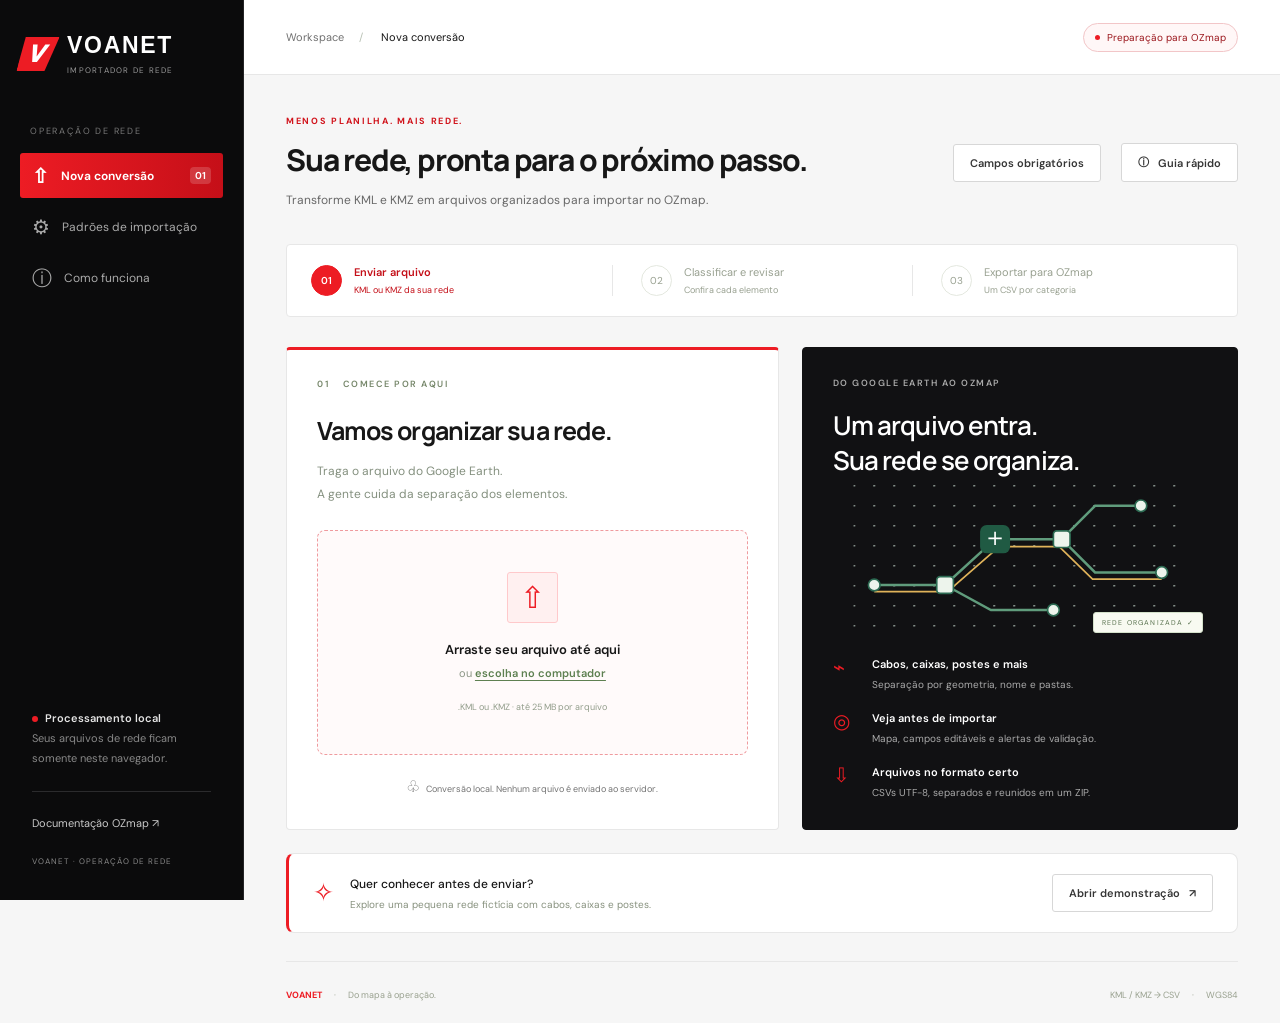
<file: index.html>
<!doctype html>
<html lang="pt-BR">
  <head>
    <meta charset="utf-8" />
    <meta name="viewport" content="width=device-width, initial-scale=1" />
    <meta name="theme-color" content="#ed1c24" />
    <title>VOANET Importador — Rede para OZmap</title>
    <meta
      name="description"
      content="Converta arquivos KML e KMZ em CSVs separados por categoria para o OZmap. Classifique, revise no mapa e exporte pelo navegador."
    />
    <link rel="stylesheet" href="vendor/leaflet.css" />
    <link rel="stylesheet" href="style.css?v=4" />
    <script defer src="vendor/jszip.min.js"></script>
    <script defer src="vendor/leaflet.js"></script>
    <script defer src="core.js?v=3"></script>
    <script defer src="maps.js?v=3"></script>
    <script defer src="app.js?v=3"></script>
  </head>
  <body>
    <aside class="sidebar">
      <a class="brand" href="./" aria-label="VOANET Importador"
        ><span class="brand-mark" aria-hidden="true">V</span
        ><span class="brand-word"
          >VOANET<small>IMPORTADOR DE REDE</small></span
        ></a
      >
      <div class="workspace">OPERAÇÃO DE REDE</div>
      <button class="nav active" id="navImport">
        <span>⇧</span> Nova conversão <i>01</i></button
      ><button class="nav" id="navSettings">
        <span>⚙</span> Padrões de importação</button
      ><button class="nav" id="navHelp"><span>ⓘ</span> Como funciona</button>
      <div class="side-bottom">
        <div class="local-dot">Processamento local</div>
        <p>Seus arquivos de rede ficam<br />somente neste navegador.</p>
        <div class="sidebar-line"></div>
        <a
          href="https://ajuda.ozmap.com.br/pt-BR/support/solutions/articles/44001524646-tratamento-de-planilhas"
          target="_blank"
          rel="noopener"
          >Documentação OZmap ↗</a
        ><small>VOANET · OPERAÇÃO DE REDE</small>
      </div>
    </aside>
    <div class="shell">
      <header class="topbar">
        <div>
          <span class="muted">Workspace</span><span class="slash">/</span> Nova
          conversão
        </div>
        <span class="top-tag"><span></span> Preparação para OZmap</span>
      </header>
      <main>
        <div class="page-heading">
          <div>
            <div class="eyebrow">MENOS PLANILHA. MAIS REDE.</div>
            <h1>Sua rede, pronta para o próximo passo.</h1>
            <p>
              Transforme KML e KMZ em arquivos organizados para importar no
              OZmap.
            </p>
          </div>
          <button class="button secondary" id="rulesBtn">
            Campos obrigatórios</button
          ><button class="button secondary" id="helpBtn">
            ⓘ <span>Guia rápido</span>
          </button>
        </div>
        <ol class="steps">
          <li class="current" id="step1">
            <span>01</span>
            <div>Enviar arquivo<small>KML ou KMZ da sua rede</small></div>
          </li>
          <li id="step2">
            <span>02</span>
            <div>Classificar e revisar<small>Confira cada elemento</small></div>
          </li>
          <li id="step3">
            <span>03</span>
            <div>Exportar para OZmap<small>Um CSV por categoria</small></div>
          </li>
        </ol>
        <section id="uploadView" class="upload-layout">
          <div class="upload-card">
            <div class="section-label">01 <span>COMECE POR AQUI</span></div>
            <h2>Vamos organizar sua rede.</h2>
            <p>
              Traga o arquivo do Google Earth.<br />A gente cuida da separação
              dos elementos.
            </p>
            <label class="dropzone" id="dropzone" for="fileInput" tabindex="0"
              ><span class="upload-symbol">⇧</span
              ><strong>Arraste seu arquivo até aqui</strong
              ><span>ou <b>escolha no computador</b></span
              ><small>.KML ou .KMZ · até 25 MB por arquivo</small
              ><input
                id="fileInput"
                type="file"
                accept=".kml,.kmz"
                multiple
                hidden
            /></label>
            <div class="upload-foot">
              <span>♧</span> Conversão local. Nenhum arquivo é enviado ao
              servidor.
            </div>
          </div>
          <div class="explain-card">
            <div class="section-label">DO GOOGLE EARTH AO OZMAP</div>
            <h2>Um arquivo entra.<br />Sua rede se organiza.</h2>
            <div class="network-art" aria-hidden="true">
              <svg viewBox="0 0 400 180">
                <defs>
                  <pattern
                    id="grid"
                    width="24"
                    height="24"
                    patternUnits="userSpaceOnUse"
                  >
                    <circle cx="1" cy="1" r="1" fill="#c8d9ce" />
                  </pattern>
                </defs>
                <rect width="400" height="180" fill="url(#grid)" />
                <path
                  d="M25 120H110L170 65H250L290 105H370 M110 120L165 150H240 M250 65L290 25H345"
                  fill="none"
                  stroke="#609c7c"
                  stroke-width="3"
                />
                <path
                  d="M25 128H113L175 74H247L287 113H370"
                  fill="none"
                  stroke="#e0b35a"
                  stroke-width="2"
                />
                <g fill="#edf4ec" stroke="#2c6a52" stroke-width="2">
                  <circle cx="25" cy="120" r="7" />
                  <circle cx="370" cy="105" r="7" />
                  <circle cx="240" cy="150" r="7" />
                  <circle cx="345" cy="25" r="7" />
                  <rect x="100" y="110" width="20" height="20" rx="4" />
                  <rect x="240" y="55" width="20" height="20" rx="4" />
                </g>
                <rect
                  x="152"
                  y="48"
                  width="36"
                  height="34"
                  rx="8"
                  fill="#205a43"
                />
                <path
                  d="M162 64h16m-8-8v16"
                  stroke="white"
                  stroke-width="2"
                /></svg
              ><span class="art-tag">REDE ORGANIZADA ✓</span>
            </div>
            <div class="feature">
              <span class="feature-icon">⌁</span>
              <div>
                <strong>Cabos, caixas, postes e mais</strong>
                <p>Separação por geometria, nome e pastas.</p>
              </div>
            </div>
            <div class="feature">
              <span class="feature-icon">◎</span>
              <div>
                <strong>Veja antes de importar</strong>
                <p>Mapa, campos editáveis e alertas de validação.</p>
              </div>
            </div>
            <div class="feature">
              <span class="feature-icon">⇩</span>
              <div>
                <strong>Arquivos no formato certo</strong>
                <p>CSVs UTF-8, separados e reunidos em um ZIP.</p>
              </div>
            </div>
          </div>
          <div class="demo-strip">
            <span class="demo-icon">✧</span>
            <div>
              <strong>Quer conhecer antes de enviar?</strong>
              <p>
                Explore uma pequena rede fictícia com cabos, caixas e postes.
              </p>
            </div>
            <button class="button secondary" id="demoBtn">
              Abrir demonstração <span>↗</span>
            </button>
          </div>
        </section>
        <section id="reviewView" hidden>
          <div class="review-toolbar">
            <div>
              <span class="eyebrow">PROJETO EM REVISÃO</span>
              <h2 id="projectName">Sua rede</h2>
              <p id="fileSummary"></p>
            </div>
            <div class="toolbar-actions">
              <button class="button secondary" id="addBtn">
                + Adicionar arquivo</button
              ><button class="button secondary" id="newBtn">
                Nova conversão</button
              ><button class="button primary" id="exportBtn">
                ⇩ Exportar arquivos
              </button>
            </div>
          </div>
          <div id="stats" class="stats"></div>
          <div class="review-grid">
            <section class="map-panel">
              <div class="panel-head map-heading">
                <h3>Visão da rede</h3>
                <div class="map-actions">
                  <label class="map-provider-label"
                    >Fundo
                    <select id="mapProvider" aria-label="Mapa de fundo">
                      <option value="streets">Ruas · OpenStreetMap</option>
                      <option value="satellite">Satélite · Esri</option>
                      <option value="google">Google Maps</option>
                    </select></label
                  ><button class="text-button" id="fitBtn">◎ Enquadrar</button
                  ><button
                    class="text-button"
                    id="mapSettingsBtn"
                    aria-label="Configurar Google Maps"
                  >
                    ⚙
                  </button>
                </div>
              </div>
              <div class="map-stage">
                <div id="map"></div>
                <div id="googleMap" hidden></div>
              </div>
              <div class="map-note">
                <span>O traçado mostra o cabo do arquivo.</span>
                <div>
                  <a
                    id="googleMapsLink"
                    href="https://www.google.com/maps/"
                    target="_blank"
                    rel="noopener noreferrer"
                    >Abrir no Google Maps ↗</a
                  ><a
                    id="googleEarthLink"
                    href="https://earth.google.com/web/"
                    target="_blank"
                    rel="noopener noreferrer"
                    >Google Earth ↗</a
                  ><button class="text-button" id="earthKmlBtn">
                    ⇩ KML da rede
                  </button>
                </div>
              </div>
              <div class="map-footer">
                <span><i class="dot cable"></i>Cabos</span
                ><span><i class="dot box"></i>Caixas</span
                ><span><i class="dot pole"></i>Postes</span
                ><span><i class="dot other"></i>Outros</span
                ><span id="mapStatus"></span>
              </div>
            </section>
            <section class="readiness-panel">
              <div class="section-label">CHECAGEM DA REDE</div>
              <div id="readyCount" class="ready-count">0<span> / 0</span></div>
              <h3>elementos prontos para exportar</h3>
              <div class="progress-track"><div id="readyBar"></div></div>
              <p id="readyText"></p>
              <button class="button secondary full" id="pendingBtn">
                Ver pendências <span>→</span>
              </button>
              <div class="tip">
                <strong>Antes de exportar</strong>
                <p>
                  Os tipos e níveis precisam existir no seu OZmap. Confirme os
                  nomes em
                  <button id="settingsInline">Padrões de importação ↗</button>.
                </p>
              </div>
            </section>
          </div>
          <section class="table-panel">
            <div class="table-toolbar">
              <div>
                <h3>Elementos da rede <span id="tableCount"></span></h3>
                <p>Selecione uma linha para conferir e editar os dados.</p>
              </div>
              <div class="search-wrap">
                <span>⌕</span
                ><input
                  id="search"
                  placeholder="Buscar nome ou pasta…"
                  aria-label="Buscar elementos"
                />
              </div>
            </div>
            <div class="filter-row">
              <div id="categoryTabs" class="category-tabs"></div>
              <label class="check-filter"
                ><input id="onlyPending" type="checkbox" /> Só pendências</label
              >
            </div>
            <div class="bulk-bar">
              <label
                >Pasta
                <select id="folderFilter">
                  <option value="">Todas as pastas</option>
                </select></label
              ><span id="bulkCount"></span
              ><label
                >Classificar seleção como
                <select id="bulkCategory"></select></label
              ><button class="button small secondary" id="bulkBtn">
                Aplicar
              </button>
              ><span class="bulk-divider" aria-hidden="true"></span
              ><button class="button small danger" id="excludeSelectedBtn">
                ⊘ Excluir da exportação
              </button>
              ><button class="button small secondary" id="restoreSelectedBtn">
                ↶ Restaurar seleção
              </button>
            </div>
            <div class="table-scroll">
              <table>
                <thead>
                  <tr>
                    <th>
                      <input
                        id="selectAll"
                        type="checkbox"
                        aria-label="Selecionar elementos visíveis"
                      />
                    </th>
                    <th>ELEMENTO</th>
                    <th>CATEGORIA</th>
                    <th>ORIGEM / PASTA</th>
                    <th>TIPO · NÍVEL</th>
                    <th>VALIDAÇÃO</th>
                    <th></th>
                  </tr>
                </thead>
                <tbody id="rows"></tbody>
              </table>
            </div>
            <div class="pagination">
              <span id="pageInfo"></span>
              <div>
                <button id="prevPage" class="button small secondary">
                  ← Anterior</button
                ><button id="nextPage" class="button small secondary">
                  Próxima →
                </button>
              </div>
            </div>
          </section>
          <div id="importWarnings" class="import-warnings"></div>
        </section>
        <footer>
          <span><strong>VOANET</strong> <b>·</b> Do mapa à operação.</span
          ><span>KML / KMZ → CSV <b>·</b> WGS84</span>
        </footer>
      </main>
    </div>
    <div id="toast" role="status" aria-live="polite"></div>
    <dialog id="settingsDialog">
      <div class="dialog-heading">
        <div>
          <div class="eyebrow">CONFIGURAÇÕES</div>
          <h2>Padrões de importação</h2>
        </div>
        <button class="close" data-close aria-label="Fechar">×</button>
      </div>
      <p>
        Use os nomes exatos cadastrados no seu OZmap. Estes valores preenchem
        apenas campos vazios; dados já informados são preservados.
      </p>
      <div class="settings-grid">
        <label
          >Tipo de cabo <em>obrigatório para cabos</em
          ><input id="settingCableType" placeholder="Ex.: Cabo 1L12F" /></label
        ><label
          >Nível de cabo <em>obrigatório para cabos</em
          ><input id="settingCableLevel" placeholder="Ex.: SECUNDÁRIO" /></label
        ><label
          >Tipo de duto<input
            id="settingDuctType"
            placeholder="Nome cadastrado no OZmap" /></label
        ><label
          >Nível de caixa<input
            id="settingBoxLevel"
            placeholder="Vazio = padrão do OZmap (CTO)"
        /></label>
      </div>
      <label class="check-filter"
        ><input id="settingReviewed" type="checkbox" /> Conferi estes tipos e
        níveis no meu OZmap</label
      >
      <div class="notice">
        Não existe conexão com sua conta OZmap. A aplicação valida o
        preenchimento, mas não verifica os cadastros do seu sistema.
      </div>
      <div class="dialog-actions">
        <button class="button secondary" id="settingsRulesBtn">
          Ver regras do OZmap</button
        ><button class="button primary" id="saveSettings">
          Salvar padrões
        </button>
      </div>
    </dialog>
    <dialog id="helpDialog">
      <div class="dialog-heading">
        <div>
          <div class="eyebrow">GUIA RÁPIDO</div>
          <h2>Da rede ao CSV, em três passos.</h2>
        </div>
        <button class="close" data-close aria-label="Fechar">×</button>
      </div>
      <div class="help-step">
        <b>01</b>
        <div>
          <h3>Envie KML ou KMZ</h3>
          <p>
            Leia pontos, linhas e polígonos, inclusive em subpastas e múltiplos
            KMLs dentro do KMZ. Fotos e anexos internos não são convertidos em
            posts.
          </p>
        </div>
      </div>
      <div class="help-step">
        <b>02</b>
        <div>
          <h3>Confira a classificação</h3>
          <p>
            Nomes, pastas e atributos ajudam a reconhecer categorias. Linhas sem
            indicação são sugestões de cabo; pontos sem identificação e
            polígonos precisam de conferência. Geometrias não suportadas são
            registradas no relatório.
          </p>
        </div>
      </div>
      <div class="help-step">
        <b>03</b>
        <div>
          <h3>Baixe e importe no OZmap</h3>
          <p>
            O ZIP contém um CSV por categoria, um relatório completo e
            instruções. Importe primeiro postes, depois caixas/POPs/caixas de
            passagem, depois cabos/dutos, clientes e reservas técnicas. Itens
            com pendências ficam apenas no relatório.
          </p>
        </div>
      </div>
      <div class="notice">
        KML não costuma conter tipo de cabo, nível, portas ou conexões ópticas.
        Revise os dados do seu projeto. Esta ferramenta prepara arquivos; a
        importação é feita por você no OZmap.
      </div>
      <a
        class="doc-link"
        href="https://ajuda.ozmap.com.br/pt-BR/support/solutions/articles/44001524646-tratamento-de-planilhas"
        target="_blank"
        rel="noopener"
        >Consultar padrões oficiais do OZmap ↗</a
      >
    </dialog>
    <dialog id="exportDialog">
      <div class="dialog-heading">
        <div>
          <div class="eyebrow">03 · EXPORTAR</div>
          <h2>Seu pacote de importação.</h2>
        </div>
        <button class="close" data-close aria-label="Fechar">×</button>
      </div>
      <div id="exportSummary"></div>
      <div class="notice">
        Os CSVs seguem os cabeçalhos dos modelos OZmap. Revise os cadastros do
        seu sistema e teste a importação em um projeto de teste.
      </div>
      <div class="dialog-actions">
        <button class="button secondary" id="reportBtn">
          Baixar relatório completo</button
        ><button class="button primary" id="downloadBtn">
          ⇩ Baixar pacote ZIP
        </button>
      </div>
    </dialog>
    <dialog id="editorDialog">
      <div class="dialog-heading">
        <div>
          <div class="eyebrow">REVISAR ELEMENTO</div>
          <h2 id="editorTitle">Elemento</h2>
        </div>
        <button class="close" data-close aria-label="Fechar">×</button>
      </div>
      <form id="editorForm">
        <div class="settings-grid">
          <label
            >Nome <span class="field-rule" id="nameRule"></span
            ><input id="editName" /></label
          ><label>Categoria<select id="editCategory"></select></label
          ><label
            >Tipo <span class="field-rule" id="typeRule"></span
            ><input
              id="editType"
              placeholder="Nome cadastrado no OZmap" /></label
          ><label
            >Nível <span class="field-rule" id="levelRule"></span
            ><input
              id="editLevel"
              placeholder="Nome cadastrado no OZmap" /></label
          ><label
            >Template de caixa <span class="field-rule">Opcional</span
            ><input id="editTemplate" /></label
          ><label
            >Status de implantação <span class="field-rule">Opcional</span
            ><input id="editStatus" placeholder="Opcional: padrão do OZmap"
          /></label>
        </div>
        <div class="settings-grid" id="pointFields">
          <label
            >Latitude <span class="field-rule" id="latRule"></span
            ><input
              id="editLat"
              type="number"
              step="any"
              min="-90"
              max="90" /></label
          ><label
            >Longitude <span class="field-rule" id="lonRule"></span
            ><input id="editLon" type="number" step="any" min="-180" max="180"
          /></label>
        </div>
        <div class="settings-grid" id="clientFields" hidden>
          <label
            >Código
            <span class="field-rule"
              >Nome ou código obrigatório para clientes</span
            ><input id="editCode" /></label
          ><label
            >Caixa
            <span class="field-rule">Opcional quando há outra localização</span
            ><input id="editBox" /></label
          ><label
            >Poste
            <span class="field-rule">Opcional quando há outra localização</span
            ><input id="editPole" /></label
          ><label
            >Endereço
            <span class="field-rule"
              >Sem coordenadas: geocodificar no OZmap</span
            ><input id="editAddress"
          /></label>
        </div>
        <div class="settings-grid" id="reserveFields" hidden>
          <label
            >Reserva técnica (metros)
            <span class="field-rule required-field">Obrigatório · reserve</span
            ><input
              id="editReserve"
              type="number"
              min="0.01"
              step="any"
              placeholder="Informe a metragem real" /></label
          ><label
            >Nome do cabo da reserva (opcional)<input
              id="editCable"
              placeholder="Nome exato do cabo no OZmap"
          /></label>
        </div>
        <label
          >Observações<textarea id="editComments" rows="3"></textarea>
        </label>
        <div class="check-line">
          <label class="check-filter"
            ><input id="editConfirmed" type="checkbox" /> Conferi a
            classificação deste elemento</label
          ><label class="check-filter"
            ><input id="editExcluded" type="checkbox" /> Excluir da
            exportação</label
          >
        </div>
        <div id="editorRules" class="notice"></div>
        <button class="text-button" type="button" id="editorRulesBtn">
          Ver campos desta categoria ↗
        </button>
        <div id="editIssues" class="notice"></div>
        <div id="editAdvice" class="notice recommendation" hidden></div>
        <p id="editSource" class="muted"></p>
        <div class="dialog-actions">
          <button class="button primary" type="submit">Salvar elemento</button>
        </div>
      </form>
    </dialog>
    <dialog id="mapSettingsDialog">
      <div class="dialog-heading">
        <div>
          <div class="eyebrow">MAPA DE FUNDO</div>
          <h2>Google Maps na aplicação</h2>
        </div>
        <button class="close" data-close aria-label="Fechar">×</button>
      </div>
      <p>
        Veja cabos, caixas e reservas sobre ruas ou imagens de satélite do
        Google. Para ativar, use sua chave da
        <strong>Maps JavaScript API</strong> com faturamento ativo.
      </p>
      <label
        >Chave da API do Google Maps<input
          id="googleApiKey"
          type="password"
          autocomplete="off"
          spellcheck="false"
          placeholder="Cole sua chave aqui"
      /></label>
      <p class="key-help">
        A chave fica apenas nesta aba, em sessionStorage. Ela é enviada ao
        Google para carregar o mapa e não é gravada no repositório.
      </p>
      <div class="notice">
        No Google Cloud, ative a Maps JavaScript API e restrinja a chave a essa
        API e ao site <code>https://mateuscdev.github.io/*</code>. O Google pode
        cobrar pelo uso conforme seu plano.
      </div>
      <p>
        <a
          href="https://developers.google.com/maps/documentation/javascript/get-api-key?hl=pt-br"
          target="_blank"
          rel="noopener noreferrer"
          >Como criar e restringir a chave ↗</a
        >
      </p>
      <div class="earth-help">
        <strong>Quer usar o Google Earth?</strong>
        <p>
          Use “KML da rede” e importe o arquivo no Google Earth. O botão “Google
          Earth” abre a região em outra aba, sem enviar o KML automaticamente.
        </p>
      </div>
      <div class="dialog-actions">
        <button class="button secondary" id="removeGoogleKey">
          Remover chave</button
        ><button class="button primary" id="saveGoogleKey">
          Ativar Google Maps
        </button>
      </div>
    </dialog>
    <dialog id="rulesDialog">
      <div class="dialog-heading">
        <div>
          <div class="eyebrow">PADRÕES DE IMPORTAÇÃO OZMAP</div>
          <h2>Obrigatório ou opcional?</h2>
        </div>
        <button class="close" data-close aria-label="Fechar">×</button>
      </div>
      <label>Categoria<select id="rulesCategory"></select></label>
      <div id="rulesContent"></div>
      <div class="notice">
        Além das regras do OZmap, a aplicação confere classificação, geometria e
        padrões informados. Recomendações não impedem a exportação. Os cadastros
        do seu sistema não são consultados.
      </div>
      <a
        class="doc-link"
        href="https://ajuda.ozmap.com.br/pt-BR/support/solutions/articles/44001524646-tratamento-de-planilhas"
        target="_blank"
        rel="noopener noreferrer"
        >Conferir documentação oficial do OZmap ↗</a
      >
    </dialog>
  </body>
</html>
</file>
<file: vendor/leaflet.css>
/* required styles */

.leaflet-pane,
.leaflet-tile,
.leaflet-marker-icon,
.leaflet-marker-shadow,
.leaflet-tile-container,
.leaflet-pane > svg,
.leaflet-pane > canvas,
.leaflet-zoom-box,
.leaflet-image-layer,
.leaflet-layer {
	position: absolute;
	left: 0;
	top: 0;
	}
.leaflet-container {
	overflow: hidden;
	}
.leaflet-tile,
.leaflet-marker-icon,
.leaflet-marker-shadow {
	-webkit-user-select: none;
	   -moz-user-select: none;
	        user-select: none;
	  -webkit-user-drag: none;
	}
/* Prevents IE11 from highlighting tiles in blue */
.leaflet-tile::selection {
	background: transparent;
}
/* Safari renders non-retina tile on retina better with this, but Chrome is worse */
.leaflet-safari .leaflet-tile {
	image-rendering: -webkit-optimize-contrast;
	}
/* hack that prevents hw layers "stretching" when loading new tiles */
.leaflet-safari .leaflet-tile-container {
	width: 1600px;
	height: 1600px;
	-webkit-transform-origin: 0 0;
	}
.leaflet-marker-icon,
.leaflet-marker-shadow {
	display: block;
	}
/* .leaflet-container svg: reset svg max-width decleration shipped in Joomla! (joomla.org) 3.x */
/* .leaflet-container img: map is broken in FF if you have max-width: 100% on tiles */
.leaflet-container .leaflet-overlay-pane svg {
	max-width: none !important;
	max-height: none !important;
	}
.leaflet-container .leaflet-marker-pane img,
.leaflet-container .leaflet-shadow-pane img,
.leaflet-container .leaflet-tile-pane img,
.leaflet-container img.leaflet-image-layer,
.leaflet-container .leaflet-tile {
	max-width: none !important;
	max-height: none !important;
	width: auto;
	padding: 0;
	}

.leaflet-container img.leaflet-tile {
	/* See: https://bugs.chromium.org/p/chromium/issues/detail?id=600120 */
	mix-blend-mode: plus-lighter;
}

.leaflet-container.leaflet-touch-zoom {
	-ms-touch-action: pan-x pan-y;
	touch-action: pan-x pan-y;
	}
.leaflet-container.leaflet-touch-drag {
	-ms-touch-action: pinch-zoom;
	/* Fallback for FF which doesn't support pinch-zoom */
	touch-action: none;
	touch-action: pinch-zoom;
}
.leaflet-container.leaflet-touch-drag.leaflet-touch-zoom {
	-ms-touch-action: none;
	touch-action: none;
}
.leaflet-container {
	-webkit-tap-highlight-color: transparent;
}
.leaflet-container a {
	-webkit-tap-highlight-color: rgba(51, 181, 229, 0.4);
}
.leaflet-tile {
	filter: inherit;
	visibility: hidden;
	}
.leaflet-tile-loaded {
	visibility: inherit;
	}
.leaflet-zoom-box {
	width: 0;
	height: 0;
	-moz-box-sizing: border-box;
	     box-sizing: border-box;
	z-index: 800;
	}
/* workaround for https://bugzilla.mozilla.org/show_bug.cgi?id=888319 */
.leaflet-overlay-pane svg {
	-moz-user-select: none;
	}

.leaflet-pane         { z-index: 400; }

.leaflet-tile-pane    { z-index: 200; }
.leaflet-overlay-pane { z-index: 400; }
.leaflet-shadow-pane  { z-index: 500; }
.leaflet-marker-pane  { z-index: 600; }
.leaflet-tooltip-pane   { z-index: 650; }
.leaflet-popup-pane   { z-index: 700; }

.leaflet-map-pane canvas { z-index: 100; }
.leaflet-map-pane svg    { z-index: 200; }

.leaflet-vml-shape {
	width: 1px;
	height: 1px;
	}
.lvml {
	behavior: url(#default#VML);
	display: inline-block;
	position: absolute;
	}


/* control positioning */

.leaflet-control {
	position: relative;
	z-index: 800;
	pointer-events: visiblePainted; /* IE 9-10 doesn't have auto */
	pointer-events: auto;
	}
.leaflet-top,
.leaflet-bottom {
	position: absolute;
	z-index: 1000;
	pointer-events: none;
	}
.leaflet-top {
	top: 0;
	}
.leaflet-right {
	right: 0;
	}
.leaflet-bottom {
	bottom: 0;
	}
.leaflet-left {
	left: 0;
	}
.leaflet-control {
	float: left;
	clear: both;
	}
.leaflet-right .leaflet-control {
	float: right;
	}
.leaflet-top .leaflet-control {
	margin-top: 10px;
	}
.leaflet-bottom .leaflet-control {
	margin-bottom: 10px;
	}
.leaflet-left .leaflet-control {
	margin-left: 10px;
	}
.leaflet-right .leaflet-control {
	margin-right: 10px;
	}


/* zoom and fade animations */

.leaflet-fade-anim .leaflet-popup {
	opacity: 0;
	-webkit-transition: opacity 0.2s linear;
	   -moz-transition: opacity 0.2s linear;
	        transition: opacity 0.2s linear;
	}
.leaflet-fade-anim .leaflet-map-pane .leaflet-popup {
	opacity: 1;
	}
.leaflet-zoom-animated {
	-webkit-transform-origin: 0 0;
	    -ms-transform-origin: 0 0;
	        transform-origin: 0 0;
	}
svg.leaflet-zoom-animated {
	will-change: transform;
}

.leaflet-zoom-anim .leaflet-zoom-animated {
	-webkit-transition: -webkit-transform 0.25s cubic-bezier(0,0,0.25,1);
	   -moz-transition:    -moz-transform 0.25s cubic-bezier(0,0,0.25,1);
	        transition:         transform 0.25s cubic-bezier(0,0,0.25,1);
	}
.leaflet-zoom-anim .leaflet-tile,
.leaflet-pan-anim .leaflet-tile {
	-webkit-transition: none;
	   -moz-transition: none;
	        transition: none;
	}

.leaflet-zoom-anim .leaflet-zoom-hide {
	visibility: hidden;
	}


/* cursors */

.leaflet-interactive {
	cursor: pointer;
	}
.leaflet-grab {
	cursor: -webkit-grab;
	cursor:    -moz-grab;
	cursor:         grab;
	}
.leaflet-crosshair,
.leaflet-crosshair .leaflet-interactive {
	cursor: crosshair;
	}
.leaflet-popup-pane,
.leaflet-control {
	cursor: auto;
	}
.leaflet-dragging .leaflet-grab,
.leaflet-dragging .leaflet-grab .leaflet-interactive,
.leaflet-dragging .leaflet-marker-draggable {
	cursor: move;
	cursor: -webkit-grabbing;
	cursor:    -moz-grabbing;
	cursor:         grabbing;
	}

/* marker & overlays interactivity */
.leaflet-marker-icon,
.leaflet-marker-shadow,
.leaflet-image-layer,
.leaflet-pane > svg path,
.leaflet-tile-container {
	pointer-events: none;
	}

.leaflet-marker-icon.leaflet-interactive,
.leaflet-image-layer.leaflet-interactive,
.leaflet-pane > svg path.leaflet-interactive,
svg.leaflet-image-layer.leaflet-interactive path {
	pointer-events: visiblePainted; /* IE 9-10 doesn't have auto */
	pointer-events: auto;
	}

/* visual tweaks */

.leaflet-container {
	background: #ddd;
	outline-offset: 1px;
	}
.leaflet-container a {
	color: #0078A8;
	}
.leaflet-zoom-box {
	border: 2px dotted #38f;
	background: rgba(255,255,255,0.5);
	}


/* general typography */
.leaflet-container {
	font-family: "Helvetica Neue", Arial, Helvetica, sans-serif;
	font-size: 12px;
	font-size: 0.75rem;
	line-height: 1.5;
	}


/* general toolbar styles */

.leaflet-bar {
	box-shadow: 0 1px 5px rgba(0,0,0,0.65);
	border-radius: 4px;
	}
.leaflet-bar a {
	background-color: #fff;
	border-bottom: 1px solid #ccc;
	width: 26px;
	height: 26px;
	line-height: 26px;
	display: block;
	text-align: center;
	text-decoration: none;
	color: black;
	}
.leaflet-bar a,
.leaflet-control-layers-toggle {
	background-position: 50% 50%;
	background-repeat: no-repeat;
	display: block;
	}
.leaflet-bar a:hover,
.leaflet-bar a:focus {
	background-color: #f4f4f4;
	}
.leaflet-bar a:first-child {
	border-top-left-radius: 4px;
	border-top-right-radius: 4px;
	}
.leaflet-bar a:last-child {
	border-bottom-left-radius: 4px;
	border-bottom-right-radius: 4px;
	border-bottom: none;
	}
.leaflet-bar a.leaflet-disabled {
	cursor: default;
	background-color: #f4f4f4;
	color: #bbb;
	}

.leaflet-touch .leaflet-bar a {
	width: 30px;
	height: 30px;
	line-height: 30px;
	}
.leaflet-touch .leaflet-bar a:first-child {
	border-top-left-radius: 2px;
	border-top-right-radius: 2px;
	}
.leaflet-touch .leaflet-bar a:last-child {
	border-bottom-left-radius: 2px;
	border-bottom-right-radius: 2px;
	}

/* zoom control */

.leaflet-control-zoom-in,
.leaflet-control-zoom-out {
	font: bold 18px 'Lucida Console', Monaco, monospace;
	text-indent: 1px;
	}

.leaflet-touch .leaflet-control-zoom-in, .leaflet-touch .leaflet-control-zoom-out  {
	font-size: 22px;
	}


/* layers control */

.leaflet-control-layers {
	box-shadow: 0 1px 5px rgba(0,0,0,0.4);
	background: #fff;
	border-radius: 5px;
	}
.leaflet-control-layers-toggle {
	background-image: url(images/layers.png);
	width: 36px;
	height: 36px;
	}
.leaflet-retina .leaflet-control-layers-toggle {
	background-image: url(images/layers-2x.png);
	background-size: 26px 26px;
	}
.leaflet-touch .leaflet-control-layers-toggle {
	width: 44px;
	height: 44px;
	}
.leaflet-control-layers .leaflet-control-layers-list,
.leaflet-control-layers-expanded .leaflet-control-layers-toggle {
	display: none;
	}
.leaflet-control-layers-expanded .leaflet-control-layers-list {
	display: block;
	position: relative;
	}
.leaflet-control-layers-expanded {
	padding: 6px 10px 6px 6px;
	color: #333;
	background: #fff;
	}
.leaflet-control-layers-scrollbar {
	overflow-y: scroll;
	overflow-x: hidden;
	padding-right: 5px;
	}
.leaflet-control-layers-selector {
	margin-top: 2px;
	position: relative;
	top: 1px;
	}
.leaflet-control-layers label {
	display: block;
	font-size: 13px;
	font-size: 1.08333em;
	}
.leaflet-control-layers-separator {
	height: 0;
	border-top: 1px solid #ddd;
	margin: 5px -10px 5px -6px;
	}

/* Default icon URLs */
.leaflet-default-icon-path { /* used only in path-guessing heuristic, see L.Icon.Default */
	background-image: url(images/marker-icon.png);
	}


/* attribution and scale controls */

.leaflet-container .leaflet-control-attribution {
	background: #fff;
	background: rgba(255, 255, 255, 0.8);
	margin: 0;
	}
.leaflet-control-attribution,
.leaflet-control-scale-line {
	padding: 0 5px;
	color: #333;
	line-height: 1.4;
	}
.leaflet-control-attribution a {
	text-decoration: none;
	}
.leaflet-control-attribution a:hover,
.leaflet-control-attribution a:focus {
	text-decoration: underline;
	}
.leaflet-attribution-flag {
	display: inline !important;
	vertical-align: baseline !important;
	width: 1em;
	height: 0.6669em;
	}
.leaflet-left .leaflet-control-scale {
	margin-left: 5px;
	}
.leaflet-bottom .leaflet-control-scale {
	margin-bottom: 5px;
	}
.leaflet-control-scale-line {
	border: 2px solid #777;
	border-top: none;
	line-height: 1.1;
	padding: 2px 5px 1px;
	white-space: nowrap;
	-moz-box-sizing: border-box;
	     box-sizing: border-box;
	background: rgba(255, 255, 255, 0.8);
	text-shadow: 1px 1px #fff;
	}
.leaflet-control-scale-line:not(:first-child) {
	border-top: 2px solid #777;
	border-bottom: none;
	margin-top: -2px;
	}
.leaflet-control-scale-line:not(:first-child):not(:last-child) {
	border-bottom: 2px solid #777;
	}

.leaflet-touch .leaflet-control-attribution,
.leaflet-touch .leaflet-control-layers,
.leaflet-touch .leaflet-bar {
	box-shadow: none;
	}
.leaflet-touch .leaflet-control-layers,
.leaflet-touch .leaflet-bar {
	border: 2px solid rgba(0,0,0,0.2);
	background-clip: padding-box;
	}


/* popup */

.leaflet-popup {
	position: absolute;
	text-align: center;
	margin-bottom: 20px;
	}
.leaflet-popup-content-wrapper {
	padding: 1px;
	text-align: left;
	border-radius: 12px;
	}
.leaflet-popup-content {
	margin: 13px 24px 13px 20px;
	line-height: 1.3;
	font-size: 13px;
	font-size: 1.08333em;
	min-height: 1px;
	}
.leaflet-popup-content p {
	margin: 17px 0;
	margin: 1.3em 0;
	}
.leaflet-popup-tip-container {
	width: 40px;
	height: 20px;
	position: absolute;
	left: 50%;
	margin-top: -1px;
	margin-left: -20px;
	overflow: hidden;
	pointer-events: none;
	}
.leaflet-popup-tip {
	width: 17px;
	height: 17px;
	padding: 1px;

	margin: -10px auto 0;
	pointer-events: auto;

	-webkit-transform: rotate(45deg);
	   -moz-transform: rotate(45deg);
	    -ms-transform: rotate(45deg);
	        transform: rotate(45deg);
	}
.leaflet-popup-content-wrapper,
.leaflet-popup-tip {
	background: white;
	color: #333;
	box-shadow: 0 3px 14px rgba(0,0,0,0.4);
	}
.leaflet-container a.leaflet-popup-close-button {
	position: absolute;
	top: 0;
	right: 0;
	border: none;
	text-align: center;
	width: 24px;
	height: 24px;
	font: 16px/24px Tahoma, Verdana, sans-serif;
	color: #757575;
	text-decoration: none;
	background: transparent;
	}
.leaflet-container a.leaflet-popup-close-button:hover,
.leaflet-container a.leaflet-popup-close-button:focus {
	color: #585858;
	}
.leaflet-popup-scrolled {
	overflow: auto;
	}

.leaflet-oldie .leaflet-popup-content-wrapper {
	-ms-zoom: 1;
	}
.leaflet-oldie .leaflet-popup-tip {
	width: 24px;
	margin: 0 auto;

	-ms-filter: "progid:DXImageTransform.Microsoft.Matrix(M11=0.70710678, M12=0.70710678, M21=-0.70710678, M22=0.70710678)";
	filter: progid:DXImageTransform.Microsoft.Matrix(M11=0.70710678, M12=0.70710678, M21=-0.70710678, M22=0.70710678);
	}

.leaflet-oldie .leaflet-control-zoom,
.leaflet-oldie .leaflet-control-layers,
.leaflet-oldie .leaflet-popup-content-wrapper,
.leaflet-oldie .leaflet-popup-tip {
	border: 1px solid #999;
	}


/* div icon */

.leaflet-div-icon {
	background: #fff;
	border: 1px solid #666;
	}


/* Tooltip */
/* Base styles for the element that has a tooltip */
.leaflet-tooltip {
	position: absolute;
	padding: 6px;
	background-color: #fff;
	border: 1px solid #fff;
	border-radius: 3px;
	color: #222;
	white-space: nowrap;
	-webkit-user-select: none;
	-moz-user-select: none;
	-ms-user-select: none;
	user-select: none;
	pointer-events: none;
	box-shadow: 0 1px 3px rgba(0,0,0,0.4);
	}
.leaflet-tooltip.leaflet-interactive {
	cursor: pointer;
	pointer-events: auto;
	}
.leaflet-tooltip-top:before,
.leaflet-tooltip-bottom:before,
.leaflet-tooltip-left:before,
.leaflet-tooltip-right:before {
	position: absolute;
	pointer-events: none;
	border: 6px solid transparent;
	background: transparent;
	content: "";
	}

/* Directions */

.leaflet-tooltip-bottom {
	margin-top: 6px;
}
.leaflet-tooltip-top {
	margin-top: -6px;
}
.leaflet-tooltip-bottom:before,
.leaflet-tooltip-top:before {
	left: 50%;
	margin-left: -6px;
	}
.leaflet-tooltip-top:before {
	bottom: 0;
	margin-bottom: -12px;
	border-top-color: #fff;
	}
.leaflet-tooltip-bottom:before {
	top: 0;
	margin-top: -12px;
	margin-left: -6px;
	border-bottom-color: #fff;
	}
.leaflet-tooltip-left {
	margin-left: -6px;
}
.leaflet-tooltip-right {
	margin-left: 6px;
}
.leaflet-tooltip-left:before,
.leaflet-tooltip-right:before {
	top: 50%;
	margin-top: -6px;
	}
.leaflet-tooltip-left:before {
	right: 0;
	margin-right: -12px;
	border-left-color: #fff;
	}
.leaflet-tooltip-right:before {
	left: 0;
	margin-left: -12px;
	border-right-color: #fff;
	}

/* Printing */

@media print {
	/* Prevent printers from removing background-images of controls. */
	.leaflet-control {
		-webkit-print-color-adjust: exact;
		print-color-adjust: exact;
		}
	}
</file>
<file: style.css>
@import url("https://fonts.googleapis.com/css2?family=DM+Sans:wght@400;450;500;550;600;650;700&family=Manrope:wght@400;500;600;650;700;750;800&display=swap");
:root {
  --green: #174e3d;
  --green2: #276a51;
  --ink: #233a31;
  --muted: #7a847d;
  --border: #e4e8e0;
  --canvas: #f7f8f4;
  --orange: #be7c2e;
}
* {
  box-sizing: border-box;
}
body {
  margin: 0;
  background: var(--canvas);
  font-family: "DM Sans", Arial, sans-serif;
  color: var(--ink);
  font-size: 14px;
}
button,
input,
select,
textarea {
  font: inherit;
}
button,
a,
input,
select,
textarea,
label.dropzone {
  outline-offset: 4px;
}
button {
  cursor: pointer;
}
a {
  color: inherit;
}
button:disabled {
  opacity: 0.4;
  cursor: not-allowed;
}
[hidden] {
  display: none !important;
}
.sidebar {
  position: fixed;
  inset: 0 auto 0 0;
  width: 244px;
  background: #f1f3ed;
  border-right: 1px solid var(--border);
  padding: 34px 22px;
  display: flex;
  flex-direction: column;
  z-index: 10;
}
.brand {
  text-decoration: none;
  display: flex;
  gap: 10px;
  align-items: center;
  font-family: Manrope, sans-serif;
  font-weight: 800;
  font-size: 24px;
  letter-spacing: -1.4px;
}
.brand-light {
  font-weight: 500;
}
.brand-icon {
  background: var(--green);
  color: #d2e3ab;
  font-size: 32px;
  width: 42px;
  height: 42px;
  border-radius: 12px;
  text-align: center;
  line-height: 40px;
  letter-spacing: 0;
}
.brand small {
  display: block;
  font:
    9px "DM Sans",
    sans-serif;
  letter-spacing: 1.6px;
  margin-top: 5px;
}
.workspace {
  font-size: 9px;
  letter-spacing: 1.8px;
  color: #899181;
  margin: 54px 12px 16px;
}
.nav {
  border: 0;
  background: transparent;
  text-align: left;
  padding: 14px 12px;
  color: #717d70;
  font-size: 12px;
  display: flex;
  gap: 12px;
  align-items: center;
  border-radius: 7px;
  margin-bottom: 7px;
}
.nav.active {
  background: #e0e8da;
  color: #244b36;
  font-weight: 650;
}
.nav span {
  font-size: 20px;
  line-height: 16px;
}
.nav i {
  font-size: 10px;
  font-style: normal;
  margin-left: auto;
  background: #f1f5eb;
  border-radius: 4px;
  padding: 2px 5px;
}
.side-bottom {
  margin-top: auto;
  padding: 24px 12px 0;
  font-size: 11px;
  color: #7c877a;
  line-height: 1.8;
}
.local-dot {
  color: #425c42;
  font-weight: 600;
  display: flex;
  align-items: center;
  gap: 7px;
}
.local-dot:before {
  content: "";
  width: 6px;
  height: 6px;
  border-radius: 50%;
  background: #7b9a60;
}
.sidebar-line {
  height: 1px;
  background: #dfe4d8;
  margin: 22px 0;
}
.side-bottom a {
  text-decoration: none;
  font-size: 11px;
}
.side-bottom small {
  display: block;
  font-size: 8px;
  letter-spacing: 1px;
  margin-top: 20px;
}
.shell {
  margin-left: 244px;
}
.topbar {
  height: 75px;
  display: flex;
  align-items: center;
  justify-content: space-between;
  border-bottom: 1px solid var(--border);
  padding: 0 42px;
  font-size: 11px;
}
.muted {
  color: var(--muted);
}
.slash {
  margin: 0 15px;
  color: #b8c1b4;
}
.top-tag {
  display: flex;
  gap: 7px;
  align-items: center;
  border: 1px solid #dce3d5;
  border-radius: 20px;
  padding: 7px 11px;
  color: #64785e;
  font-size: 10px;
}
.top-tag span {
  height: 5px;
  width: 5px;
  border-radius: 50%;
  background: #648859;
}
main {
  max-width: 1560px;
  margin: auto;
  padding: 40px 42px 0;
}
.page-heading {
  display: flex;
  justify-content: space-between;
  align-items: center;
  gap: 20px;
}
.eyebrow {
  font-size: 9px;
  letter-spacing: 1.7px;
  color: #648066;
  font-weight: 700;
  margin-bottom: 13px;
}
h1,
h2,
h3,
p {
  margin: 0;
}
h1,
h2,
h3 {
  font-family: Manrope, Arial, sans-serif;
}
h1 {
  font-size: 30px;
  letter-spacing: -1.2px;
  font-weight: 750;
  line-height: 1.3;
}
.page-heading p {
  color: #7e867c;
  font-size: 12px;
  margin-top: 11px;
  line-height: 1.7;
}
.button {
  border-radius: 6px;
  border: 1px solid transparent;
  display: inline-flex;
  align-items: center;
  justify-content: center;
  gap: 9px;
  padding: 11px 16px;
  font-size: 11px;
  font-weight: 600;
  white-space: nowrap;
  transition:
    background 0.15s,
    transform 0.15s;
}
.button:hover:not(:disabled) {
  transform: translateY(-1px);
}
.secondary {
  border-color: #dce3d5;
  background: #fffefb;
  color: #52694f;
}
.secondary:hover {
  background: #eef2e8;
}
.primary {
  background: var(--green);
  color: #fff;
}
.primary:hover {
  background: #236247;
}
.small {
  font-size: 10px;
  padding: 7px 10px;
}
.steps {
  list-style: none;
  display: grid;
  grid-template-columns: repeat(3, 1fr);
  margin: 34px 0 30px;
  padding: 20px 24px;
  background: #fdfefb;
  border: 1px solid var(--border);
  border-radius: 9px;
}
.steps li {
  display: flex;
  align-items: center;
  gap: 12px;
  position: relative;
  font-size: 11px;
  color: #98a090;
}
.steps li + li {
  border-left: 1px solid var(--border);
  padding-left: 28px;
}
.steps li > span {
  display: grid;
  place-items: center;
  border-radius: 50%;
  height: 31px;
  width: 31px;
  border: 1px solid #e4e8df;
  font-size: 10px;
}
.steps small {
  display: block;
  font-size: 9px;
  margin-top: 5px;
  font-weight: 400;
}
.steps .current {
  color: var(--green);
  font-weight: 600;
}
.steps .current > span {
  background: var(--green);
  color: white;
  border-color: var(--green);
}
.steps .done > span {
  background: #e2edd8;
  color: var(--green);
}
.upload-layout {
  display: grid;
  grid-template-columns: 1.13fr 1fr;
  gap: 23px;
}
.upload-card {
  border: 1px solid var(--border);
  border-radius: 11px;
  background: #fffefa;
  padding: 28px 30px;
}
.section-label {
  font-size: 9px;
  letter-spacing: 1.5px;
  color: #76876a;
  font-weight: 600;
}
.section-label span {
  margin-left: 10px;
}
.upload-card h2 {
  font-size: 25px;
  letter-spacing: -0.8px;
  margin: 23px 0 12px;
}
.upload-card > p {
  font-size: 12px;
  line-height: 1.9;
  color: #84907f;
}
.dropzone {
  display: flex;
  flex-direction: column;
  align-items: center;
  justify-content: center;
  min-height: 225px;
  border: 1.5px dashed #aabf9c;
  border-radius: 8px;
  background: #f8faf4;
  margin-top: 24px;
  cursor: pointer;
  transition:
    background 0.15s,
    border 0.15s;
  text-align: center;
  padding: 20px;
}
.dropzone:hover,
.dropzone.drag {
  border-color: #39734c;
  background: #edf4e7;
}
.upload-symbol {
  width: 51px;
  height: 51px;
  border: 1px solid #dde8d1;
  background: #eef3e7;
  color: #5e8351;
  border-radius: 13px;
  display: grid;
  place-items: center;
  font-size: 30px;
  margin-bottom: 18px;
}
.dropzone strong {
  font-size: 13px;
  font-weight: 600;
}
.dropzone > span:not(.upload-symbol) {
  font-size: 11px;
  color: #8c9686;
  margin-top: 8px;
}
.dropzone b {
  font-weight: 600;
  color: #5e8051;
  text-decoration: underline;
  text-underline-offset: 3px;
}
.dropzone small {
  font-size: 9px;
  color: #929d8b;
  margin-top: 21px;
}
.upload-foot {
  font-size: 9px;
  color: #8b9685;
  text-align: center;
  margin-top: 19px;
  line-height: 1.6;
}
.upload-foot span {
  font-size: 16px;
  margin-right: 4px;
}
.explain-card {
  background: #eaf0e4;
  border: 1px solid #e0e7d9;
  border-radius: 11px;
  padding: 29px 30px;
  overflow: hidden;
}
.explain-card h2 {
  font-size: 26px;
  line-height: 1.35;
  letter-spacing: -0.9px;
  margin-top: 19px;
  font-weight: 600;
}
.network-art {
  margin: 6px -12px 19px;
  height: 150px;
  position: relative;
}
.network-art svg {
  width: 100%;
  height: 100%;
}
.art-tag {
  position: absolute;
  bottom: 2px;
  right: 16px;
  color: #5b7451;
  font-size: 7px;
  letter-spacing: 1.2px;
  background: #f8faf1;
  border: 1px solid #d4e1ca;
  padding: 5px 8px;
  border-radius: 3px;
}
.feature {
  display: flex;
  gap: 12px;
  align-items: flex-start;
  margin-top: 16px;
}
.feature-icon {
  color: #5e7b4e;
  font-size: 20px;
  width: 27px;
}
.feature strong {
  font-size: 11px;
  font-weight: 600;
}
.feature p {
  font-size: 10px;
  color: #7e8d73;
  margin-top: 5px;
  line-height: 1.5;
}
.demo-strip {
  grid-column: 1/-1;
  display: flex;
  gap: 16px;
  align-items: center;
  border: 1px solid var(--border);
  padding: 20px 24px;
  border-radius: 8px;
  background: #fbfcf8;
}
.demo-icon {
  font-size: 25px;
  color: #8b9f73;
}
.demo-strip strong {
  font-size: 12px;
  font-weight: 500;
}
.demo-strip p {
  font-size: 10px;
  color: #87917e;
  margin-top: 6px;
}
.demo-strip button {
  margin-left: auto;
}
footer {
  display: flex;
  justify-content: space-between;
  font-size: 9px;
  color: #99a18f;
  padding: 27px 0 22px;
  margin-top: 28px;
  border-top: 1px solid var(--border);
}
footer b {
  font-weight: 400;
  margin: 0 10px;
}
.review-toolbar {
  display: flex;
  align-items: center;
  justify-content: space-between;
  margin: 0 0 23px;
  gap: 18px;
}
.review-toolbar h2 {
  font-size: 22px;
  letter-spacing: -0.5px;
}
.review-toolbar .eyebrow {
  font-size: 8px;
  margin-bottom: 7px;
}
.review-toolbar p {
  font-size: 10px;
  color: var(--muted);
  margin-top: 7px;
}
.toolbar-actions {
  display: flex;
  gap: 8px;
}
.stats {
  display: grid;
  grid-template-columns: repeat(5, 1fr);
  gap: 12px;
  margin-bottom: 22px;
}
.stat {
  background: #fdfefa;
  border: 1px solid var(--border);
  padding: 17px;
  border-radius: 8px;
  cursor: pointer;
  text-align: left;
}
.stat small {
  display: block;
  font-size: 10px;
  color: #808b79;
}
.stat strong {
  font-family: Manrope;
  font-size: 24px;
  display: block;
  margin-top: 8px;
}
.stat:first-child {
  background: #eaf0e4;
}
.review-grid {
  display: grid;
  grid-template-columns: 1fr 275px;
  gap: 20px;
}
.map-panel,
.readiness-panel,
.table-panel {
  background: #fffefa;
  border: 1px solid var(--border);
  border-radius: 9px;
  overflow: hidden;
}
.panel-head {
  display: flex;
  align-items: center;
  justify-content: space-between;
  padding: 17px 19px;
}
h3 {
  font-size: 12px;
  font-weight: 650;
}
.text-button {
  border: 0;
  background: none;
  color: #5b7756;
  font-size: 10px;
  padding: 5px;
}
#map {
  height: 320px;
  background: #e9eee4;
  z-index: 1;
}
.map-footer {
  display: flex;
  gap: 15px;
  padding: 13px 18px;
  font-size: 9px;
  color: #74826d;
  flex-wrap: wrap;
}
.map-footer span {
  display: flex;
  align-items: center;
  gap: 5px;
}
#mapStatus {
  margin-left: auto;
  font-size: 8px;
}
.dot {
  width: 6px;
  height: 6px;
  border-radius: 50%;
  display: inline-block;
}
.cable {
  background: #33866a;
}
.box {
  background: #d29740;
}
.pole {
  background: #7385ad;
}
.other {
  background: #a47dac;
}
.readiness-panel {
  padding: 23px;
}
.ready-count {
  font-family: Manrope;
  font-size: 46px;
  margin-top: 20px;
  font-weight: 650;
  letter-spacing: -2px;
}
.ready-count span {
  font-size: 20px;
  color: #a9b3a1;
  font-weight: 400;
}
.readiness-panel h3 {
  font-size: 10px;
  font-family: "DM Sans";
  font-weight: 500;
  color: #74836b;
  margin-top: 6px;
}
.progress-track {
  height: 5px;
  background: #e9eee1;
  border-radius: 5px;
  margin: 20px 0 12px;
  overflow: hidden;
}
.progress-track div {
  height: 100%;
  background: #7c9c60;
  transition: width 0.2s;
}
.readiness-panel > p {
  font-size: 10px;
  color: #7d8974;
  line-height: 1.6;
  margin-bottom: 16px;
}
.full {
  width: 100%;
  justify-content: space-between;
}
.tip {
  border-top: 1px solid var(--border);
  margin-top: 21px;
  padding-top: 18px;
}
.tip strong {
  font-size: 10px;
}
.tip p {
  font-size: 10px;
  line-height: 1.7;
  color: #85917a;
  margin-top: 7px;
}
.tip button {
  font-size: 10px;
  border: 0;
  background: none;
  color: #4d7544;
  text-decoration: underline;
  padding: 0;
}
.table-panel {
  margin-top: 22px;
}
.table-toolbar {
  display: flex;
  align-items: center;
  justify-content: space-between;
  padding: 23px 22px;
  gap: 14px;
}
.table-toolbar h3 {
  font-size: 15px;
}
.table-toolbar h3 span {
  font-size: 10px;
  background: #eff3e9;
  padding: 3px 7px;
  border-radius: 5px;
  margin-left: 7px;
  color: #7c8a71;
}
.table-toolbar p {
  font-size: 10px;
  color: #8b9582;
  margin-top: 7px;
}
.search-wrap {
  display: flex;
  align-items: center;
  border: 1px solid var(--border);
  border-radius: 5px;
  padding: 0 10px;
  gap: 8px;
  max-width: 230px;
}
.search-wrap input {
  border: 0 !important;
  background: none !important;
  font-size: 10px !important;
  padding: 9px 0 !important;
  min-width: 0;
}
.search-wrap span {
  font-size: 20px;
  color: #7b8c70;
}
.filter-row {
  display: flex;
  justify-content: space-between;
  border-bottom: 1px solid var(--border);
  padding: 0 22px;
  gap: 15px;
  align-items: center;
}
.category-tabs {
  display: flex;
  gap: 18px;
  overflow-x: auto;
}
.category-tabs button {
  white-space: nowrap;
  padding: 13px 0;
  border: 0;
  border-bottom: 2px solid transparent;
  background: none;
  color: #8b9482;
  font-size: 10px;
}
.category-tabs button.active {
  color: #285636;
  border-color: #426d36;
  font-weight: 600;
}
.check-filter {
  display: flex !important;
  gap: 7px !important;
  align-items: center;
  font-size: 10px !important;
  color: #738067;
  white-space: nowrap;
}
.check-filter input {
  width: auto !important;
  margin: 0;
}
.bulk-bar {
  display: flex;
  align-items: center;
  gap: 12px;
  background: #f8faf5;
  padding: 12px 22px;
  border-bottom: 1px solid var(--border);
  font-size: 9px;
  flex-wrap: wrap;
}
.bulk-bar label {
  display: flex;
  gap: 7px;
  align-items: center;
  color: #7f8b75;
}
.bulk-bar select {
  max-width: 210px;
  padding: 5px;
  font-size: 9px;
  border: 1px solid #dde4d5;
  border-radius: 4px;
  background: #fffefa;
}
#bulkCount {
  margin-right: auto;
  color: #8d9783;
}
.table-scroll {
  overflow: auto;
}
table {
  width: 100%;
  border-collapse: collapse;
  font-size: 10px;
  white-space: nowrap;
  text-align: left;
}
th {
  font-weight: 500;
  letter-spacing: 0.7px;
  font-size: 8px;
  color: #929d88;
  background: #fffef9;
}
th,
td {
  padding: 14px 12px;
  border-bottom: 1px solid #eef0e8;
}
th:first-child,
td:first-child {
  padding-left: 23px;
  width: 30px;
}
tbody tr:hover {
  background: #f5f8ef;
  cursor: pointer;
}
.element-name {
  font-weight: 600;
  font-size: 11px;
  max-width: 220px;
  overflow: hidden;
  text-overflow: ellipsis;
}
.element-sub {
  font-weight: 400;
  color: #98a08f;
  font-size: 8px;
  margin-top: 5px;
}
.badge {
  font-size: 9px;
  display: inline-flex;
  align-items: center;
  gap: 4px;
  padding: 4px 7px;
  background: #f0f4ea;
  color: #71815f;
  border-radius: 4px;
}
.badge.pending {
  background: #fcf2df;
  color: #ac8136;
}
.badge.excluded {
  background: #f2f1ee;
  color: #99998c;
}
.cell-origin {
  max-width: 180px;
  overflow: hidden;
  text-overflow: ellipsis;
  color: #839179;
}
.pagination {
  padding: 16px 22px;
  display: flex;
  align-items: center;
  justify-content: space-between;
  color: #849178;
  font-size: 9px;
}
.pagination > div {
  display: flex;
  gap: 7px;
}
.import-warnings {
  font-size: 10px;
  color: #95753e;
  line-height: 1.8;
  margin-top: 15px;
}
.import-warnings details {
  background: #faf3e6;
  border: 1px solid #ecdcc0;
  border-radius: 6px;
  padding: 12px;
}
.import-warnings li {
  overflow-wrap: anywhere;
  white-space: normal;
}
.leaflet-popup-content {
  font: 11px "DM Sans";
  color: #294c36;
}
.leaflet-control-attribution {
  font-size: 8px !important;
}
dialog {
  border: 1px solid #dce3d5;
  border-radius: 13px;
  padding: 30px;
  background: #fffefa;
  color: var(--ink);
  width: min(620px, calc(100vw - 32px));
  max-height: 90vh;
  box-shadow: 0 30px 120px #1b3c2928;
}
dialog::backdrop {
  background: #1b322a66;
  backdrop-filter: blur(3px);
}
.dialog-heading {
  display: flex;
  justify-content: space-between;
  align-items: flex-start;
  margin-bottom: 18px;
  gap: 15px;
}
.dialog-heading h2 {
  font-size: 23px;
  letter-spacing: -0.6px;
}
.dialog-heading .eyebrow {
  margin-bottom: 7px;
}
.close {
  border: 1px solid var(--border);
  background: none;
  border-radius: 50%;
  height: 29px;
  width: 29px;
  font-size: 20px;
  color: #788870;
}
dialog > p {
  color: #819075;
  font-size: 11px;
  line-height: 1.8;
  margin: 15px 0;
}
.settings-grid {
  display: grid;
  grid-template-columns: 1fr 1fr;
  gap: 17px;
  margin: 20px 0;
}
dialog label {
  display: flex;
  flex-direction: column;
  gap: 8px;
  color: #5e7253;
  font-size: 11px;
}
label em {
  font-style: normal;
  font-size: 9px;
  color: #99a28b;
}
input:not([type="checkbox"]),
select,
textarea {
  border: 1px solid #dce3d3;
  border-radius: 5px;
  padding: 10px;
  background: #fcfdf9;
  color: #415c3a;
  width: 100%;
  font-size: 12px;
}
input::placeholder,
textarea::placeholder {
  color: #a8af9e;
  font-size: 10px;
}
input[type="checkbox"] {
  accent-color: #386747;
}
.notice {
  background: #eff3e8;
  padding: 13px 16px;
  border-radius: 6px;
  font-size: 10px;
  line-height: 1.8;
  color: #7d8b6c;
  margin: 18px 0 0;
}
.dialog-actions {
  display: flex;
  justify-content: flex-end;
  gap: 10px;
  margin-top: 24px;
}
.help-step {
  display: flex;
  gap: 16px;
  margin: 22px 0;
}
.help-step > b {
  color: #96ab81;
  font-size: 12px;
}
.help-step h3 {
  font-size: 12px;
}
.help-step p {
  font-size: 11px;
  color: #839276;
  line-height: 1.8;
  margin-top: 7px;
}
.doc-link {
  display: block;
  margin-top: 19px;
  color: #4a7240;
  font-size: 11px;
}
.check-line {
  display: flex;
  flex-wrap: wrap;
  gap: 18px;
  margin-top: 18px;
}
#editSource {
  font-size: 10px;
  margin-top: 15px;
  overflow-wrap: anywhere;
}
#toast {
  position: fixed;
  bottom: 28px;
  left: calc(50% + 100px);
  transform: translateX(-50%) translateY(15px);
  background: #234e39;
  color: #fff;
  border-radius: 7px;
  padding: 14px 22px;
  box-shadow: 0 8px 30px #163b3220;
  font-size: 12px;
  opacity: 0;
  pointer-events: none;
  z-index: 10000;
  transition: 0.2s;
  max-width: 80vw;
}
#toast.show {
  opacity: 1;
  transform: translateX(-50%) translateY(0);
}
.export-item {
  display: flex;
  justify-content: space-between;
  padding: 12px 0;
  border-bottom: 1px solid var(--border);
  font-size: 12px;
}
.export-total {
  font-size: 12px;
  color: #819175;
  line-height: 1.8;
  margin: 16px 0;
}
.no-data {
  text-align: center;
  padding: 40px;
  color: #919c85;
  font-size: 11px;
}
@media (min-width: 1550px) {
  main {
    padding-top: 50px;
  }
  .upload-card,
  .explain-card {
    padding: 36px 38px;
  }
  .dropzone {
    min-height: 260px;
  }
  .network-art {
    height: 180px;
  }
  .upload-card h2 {
    font-size: 29px;
  }
  .explain-card h2 {
    font-size: 30px;
  }
  .feature {
    margin-top: 22px;
  }
}
@media (max-width: 1150px) {
  .sidebar {
    width: 205px;
    padding-left: 15px;
    padding-right: 15px;
  }
  .brand {
    font-size: 21px;
  }
  .shell {
    margin-left: 205px;
  }
  main {
    padding: 30px 25px 0;
  }
  .topbar {
    padding: 0 25px;
  }
  h1 {
    font-size: 24px;
  }
  .upload-card,
  .explain-card {
    padding: 25px 23px;
  }
  .upload-card h2 {
    font-size: 22px;
  }
  .explain-card h2 {
    font-size: 23px;
  }
  .review-grid {
    grid-template-columns: 1fr 245px;
  }
  .toolbar-actions {
    flex-wrap: wrap;
    justify-content: flex-end;
  }
  .category-tabs {
    gap: 12px;
  }
  .filter-row {
    flex-wrap: wrap;
  }
  .stats {
    gap: 8px;
  }
  .stat {
    padding: 14px;
  }
}
@media (max-width: 850px) {
  .sidebar {
    width: 65px;
    padding: 24px 10px;
  }
  .brand > span + span,
  .workspace,
  .nav,
  .side-bottom {
    display: none;
  }
  .brand-icon {
    width: 42px;
  }
  .shell {
    margin-left: 65px;
  }
  .top-tag {
    display: none;
  }
  .page-heading > .button {
    display: none;
  }
  .upload-layout {
    grid-template-columns: 1fr;
  }
  .explain-card {
    display: none;
  }
  .steps {
    padding: 16px 12px;
  }
  .steps li + li {
    padding-left: 12px;
  }
  .steps li {
    gap: 7px;
    font-size: 10px;
  }
  .steps small {
    display: none;
  }
  .steps li > span {
    height: 25px;
    width: 25px;
  }
  .review-grid {
    grid-template-columns: 1fr;
  }
  .readiness-panel {
    display: none;
  }
  .stats {
    grid-template-columns: repeat(5, 1fr);
  }
  .stat {
    padding: 12px 8px;
  }
  .stat small {
    font-size: 9px;
  }
  .review-toolbar {
    align-items: flex-start;
  }
  .table-toolbar {
    flex-wrap: wrap;
  }
  .demo-strip {
    flex-wrap: wrap;
  }
  .demo-strip button {
    margin-left: 40px;
  }
  #toast {
    left: 50%;
  }
}
@media (max-width: 520px) {
  .sidebar {
    display: none;
  }
  .shell {
    margin-left: 0;
  }
  main {
    padding: 26px 16px 0;
  }
  .topbar {
    height: 55px;
    padding: 0 16px;
  }
  .page-heading h1 {
    font-size: 25px;
    max-width: 300px;
  }
  .page-heading p {
    font-size: 11px;
  }
  .steps {
    margin: 24px 0;
    gap: 7px;
  }
  .steps li {
    font-size: 9px;
  }
  .steps li + li {
    padding-left: 8px;
  }
  .steps li > span {
    width: 22px;
    height: 22px;
    font-size: 8px;
  }
  .upload-card {
    padding: 24px 19px;
  }
  .upload-card h2 {
    font-size: 23px;
  }
  .dropzone {
    min-height: 235px;
  }
  .demo-strip {
    padding: 20px 15px;
  }
  .demo-strip p {
    max-width: 220px;
    line-height: 1.7;
  }
  .review-toolbar {
    flex-wrap: wrap;
  }
  .toolbar-actions {
    justify-content: flex-start;
  }
  .stats {
    grid-template-columns: repeat(3, 1fr);
  }
  .stat:nth-child(4),
  .stat:nth-child(5) {
    display: none;
  }
  .table-toolbar,
  .bulk-bar {
    padding: 17px 15px;
  }
  .filter-row {
    padding: 0 15px;
  }
  .settings-grid {
    grid-template-columns: 1fr;
    gap: 14px;
  }
  dialog {
    padding: 23px;
  }
  .dialog-actions {
    flex-wrap: wrap;
  }
  footer {
    font-size: 8px;
  }
  footer b {
    margin: 0 5px;
  }
  footer > span:last-child {
    display: none;
  }
  .category-tabs {
    width: 100%;
  }
}

.map-heading {
  gap: 10px;
  flex-wrap: wrap;
}
.map-actions {
  display: flex;
  gap: 8px;
  align-items: center;
  flex-wrap: wrap;
}
.map-provider-label {
  display: flex;
  gap: 7px;
  align-items: center;
  font-size: 10px;
  color: #738367;
}
.map-provider-label select {
  width: auto;
  max-width: 185px;
  padding: 6px 9px;
  font-size: 10px;
  background: #f8faf4;
}
.map-stage {
  position: relative;
}
#googleMap {
  height: 380px;
  background: #e9eee4;
}
#map {
  height: 380px;
}
.map-note {
  display: flex;
  justify-content: space-between;
  align-items: center;
  gap: 8px;
  flex-wrap: wrap;
  padding: 10px 17px;
  background: #f7f9f2;
  border-bottom: 1px solid var(--border);
  font-size: 9px;
  color: #809173;
}
.map-note > div {
  display: flex;
  gap: 12px;
  align-items: center;
  flex-wrap: wrap;
}
.map-note a {
  color: #527146;
  text-decoration: none;
  font-size: 9px;
}
.map-note .text-button {
  padding: 0;
  font-size: 9px;
}
.key-help {
  font-size: 10px !important;
}
.earth-help {
  padding-top: 18px;
  border-top: 1px solid var(--border);
  font-size: 11px;
  color: #667a5a;
}
.earth-help p {
  font-size: 11px;
  line-height: 1.7;
  margin-top: 7px;
  color: #819075;
}
#mapStatus {
  max-width: 100%;
  line-height: 1.6;
}
dialog code {
  overflow-wrap: anywhere;
  font-size: 10px;
}
@media (max-width: 520px) {
  #map,
  #googleMap {
    height: 340px;
  }
  .map-actions {
    gap: 3px;
    width: 100%;
    justify-content: space-between;
  }
  .map-provider-label select {
    max-width: 170px;
  }
  .map-note {
    padding: 10px 14px;
  }
  .map-note > div {
    gap: 13px;
  }
  .map-note > span {
    width: 100%;
  }
}

.field-rule {
  font-size: 9px;
  color: #859776;
  font-weight: 400;
  line-height: 1.5;
}
.required-field {
  color: #9c682c;
}
.recommendation {
  background: #fcf4e3;
  color: #95702e;
}
.rule-section {
  margin-top: 20px;
}
.rule-section h3 {
  font-size: 12px;
}
.rule-section p {
  font-size: 11px;
  line-height: 1.9;
  color: #819075;
  margin-top: 7px;
}
.page-heading {
  flex-wrap: wrap;
}
.page-heading > div {
  margin-right: auto;
}
#rulesBtn {
  margin-left: auto;
}
.bulk-divider {
  width: 1px;
  height: 21px;
  background: #e2c5c6;
}
.danger {
  border-color: #ed1c24;
  background: #fff;
  color: #bd1119;
}
.danger:hover:not(:disabled) {
  background: #ed1c24;
  color: #fff;
}

/* Identidade visual VOANET */
:root {
  --green: #ed1c24;
  --green2: #bc1018;
  --ink: #171717;
  --muted: #707070;
  --border: #e7e7e7;
  --canvas: #f6f6f6;
  --orange: #ed1c24;
}
body {
  background: var(--canvas);
  color: var(--ink);
  font-family: Inter, "DM Sans", Arial, sans-serif;
}
.sidebar {
  background: #0b0b0c;
  border-right: 1px solid #242426;
  padding: 32px 20px;
}
.brand {
  gap: 11px;
  color: #fff;
  font-family: Arial, sans-serif;
  font-size: 23px;
  letter-spacing: 1.7px;
}
.brand-mark {
  display: grid;
  place-items: center;
  width: 36px;
  height: 34px;
  color: #fff;
  background: var(--green);
  font-style: italic;
  font-weight: 950;
  font-size: 24px;
  transform: skew(-12deg);
  clip-path: polygon(6% 0, 100% 0, 78% 100%, 0 100%);
}
.brand-word {
  font-weight: 900;
}
.brand small {
  color: #999;
  font-family: Inter, "DM Sans", Arial, sans-serif;
  font-size: 8px;
  letter-spacing: 1.25px;
  margin-top: 6px;
}
.workspace {
  color: #777;
  margin: 50px 10px 16px;
}
.nav {
  color: #aaa;
  border-radius: 3px;
}
.nav.active {
  background: linear-gradient(90deg, #ed1c24, #c50f18);
  color: #fff;
}
.nav.active i {
  background: #ffffff2b;
  color: #fff;
}
.nav:hover:not(.active) {
  background: #1b1b1d;
  color: #fff;
}
.side-bottom {
  color: #888;
}
.local-dot {
  color: #e5e5e5;
}
.local-dot:before {
  background: #ed1c24;
}
.sidebar-line {
  background: #2b2b2d;
}
.side-bottom a {
  color: #c9c9c9;
}
.topbar {
  background: #fff;
  border-bottom-color: var(--border);
}
.top-tag {
  border-color: #f2c6c8;
  color: #9b171d;
  background: #fff7f7;
}
.top-tag span {
  background: #ed1c24;
}
.eyebrow {
  color: #d1141c;
}
.page-heading p,
.review-toolbar p {
  color: #686868;
}
.button {
  border-radius: 3px;
}
.primary {
  background: #ed1c24;
}
.primary:hover {
  background: #be1119;
}
.secondary {
  border-color: #d7d7d7;
  background: #fff;
  color: #363636;
}
.secondary:hover {
  background: #fff4f4;
  border-color: #ed1c24;
  color: #be1119;
}
.steps {
  background: #fff;
  border-color: var(--border);
  border-radius: 4px;
}
.steps .current {
  color: #c40f18;
}
.steps .current > span {
  background: #ed1c24;
  border-color: #ed1c24;
}
.steps .done > span {
  background: #fff1f1;
  color: #c40f18;
}
.upload-card,
.map-panel,
.readiness-panel,
.table-panel {
  background: #fff;
  border-color: var(--border);
  border-radius: 4px;
}
.upload-card {
  border-top: 3px solid #ed1c24;
}
.dropzone {
  border-color: #ef9a9e;
  background: #fffafa;
}
.dropzone:hover,
.dropzone.drag {
  border-color: #ed1c24;
  background: #fff1f1;
}
.upload-symbol {
  border-color: #ffc9cb;
  background: #fff0f0;
  color: #ed1c24;
  border-radius: 3px;
}
.upload-foot {
  color: #737373;
}
.explain-card {
  background: #111113;
  border-color: #111113;
  color: #fff;
  border-radius: 4px;
}
.explain-card .section-label,
.explain-card .feature p {
  color: #aaa;
}
.explain-card h2 {
  color: #fff;
}
.feature-icon {
  color: #ed1c24;
}
.feature strong {
  color: #fff;
}
.demo-strip {
  background: #fff;
  border-color: var(--border);
  border-left: 3px solid #ed1c24;
}
.demo-icon {
  color: #ed1c24;
}
.stats .stat {
  background: #fff;
  border-color: var(--border);
  border-radius: 4px;
}
.stats .stat:first-child {
  background: #1b1b1d;
  color: #fff;
  border-color: #1b1b1d;
}
.stats .stat:first-child small {
  color: #ddd;
}
.category-tabs button.active {
  color: #c40f18;
  border-color: #ed1c24;
}
.text-button {
  color: #c40f18;
}
.progress-track div {
  background: #ed1c24;
}
.tip button {
  color: #c40f18;
}
.bulk-bar {
  background: #fff8f8;
}
.badge {
  background: #f5f5f5;
  color: #4b4b4b;
}
.badge.pending {
  background: #fff0db;
  color: #a36117;
}
.map-note {
  background: #fff8f8;
}
.map-note a {
  color: #bd1119;
}
.footer strong,
footer strong {
  color: #ed1c24;
}
footer {
  border-top-color: var(--border);
}
dialog {
  border-color: #e1e1e1;
  border-radius: 5px;
  background: #fff;
  color: #242424;
}
dialog::backdrop {
  background: #0008;
}
.notice {
  background: #fff2f2;
  color: #8b2328;
}
.recommendation {
  background: #fff5df;
  color: #8b651f;
}
input[type="checkbox"] {
  accent-color: #ed1c24;
}
input:not([type="checkbox"]),
select,
textarea {
  border-color: #ddd;
  color: #333;
  background: #fff;
}
#toast {
  background: #1b1b1d;
  border-left: 4px solid #ed1c24;
}
.cable {
  background: #ed1c24;
}
.box {
  background: #333;
}
.pole {
  background: #767676;
}
.other {
  background: #b81018;
}
.leaflet-popup-content {
  color: #222;
}
.map-provider-label {
  color: #555;
}
.map-footer {
  color: #666;
}
</file>
